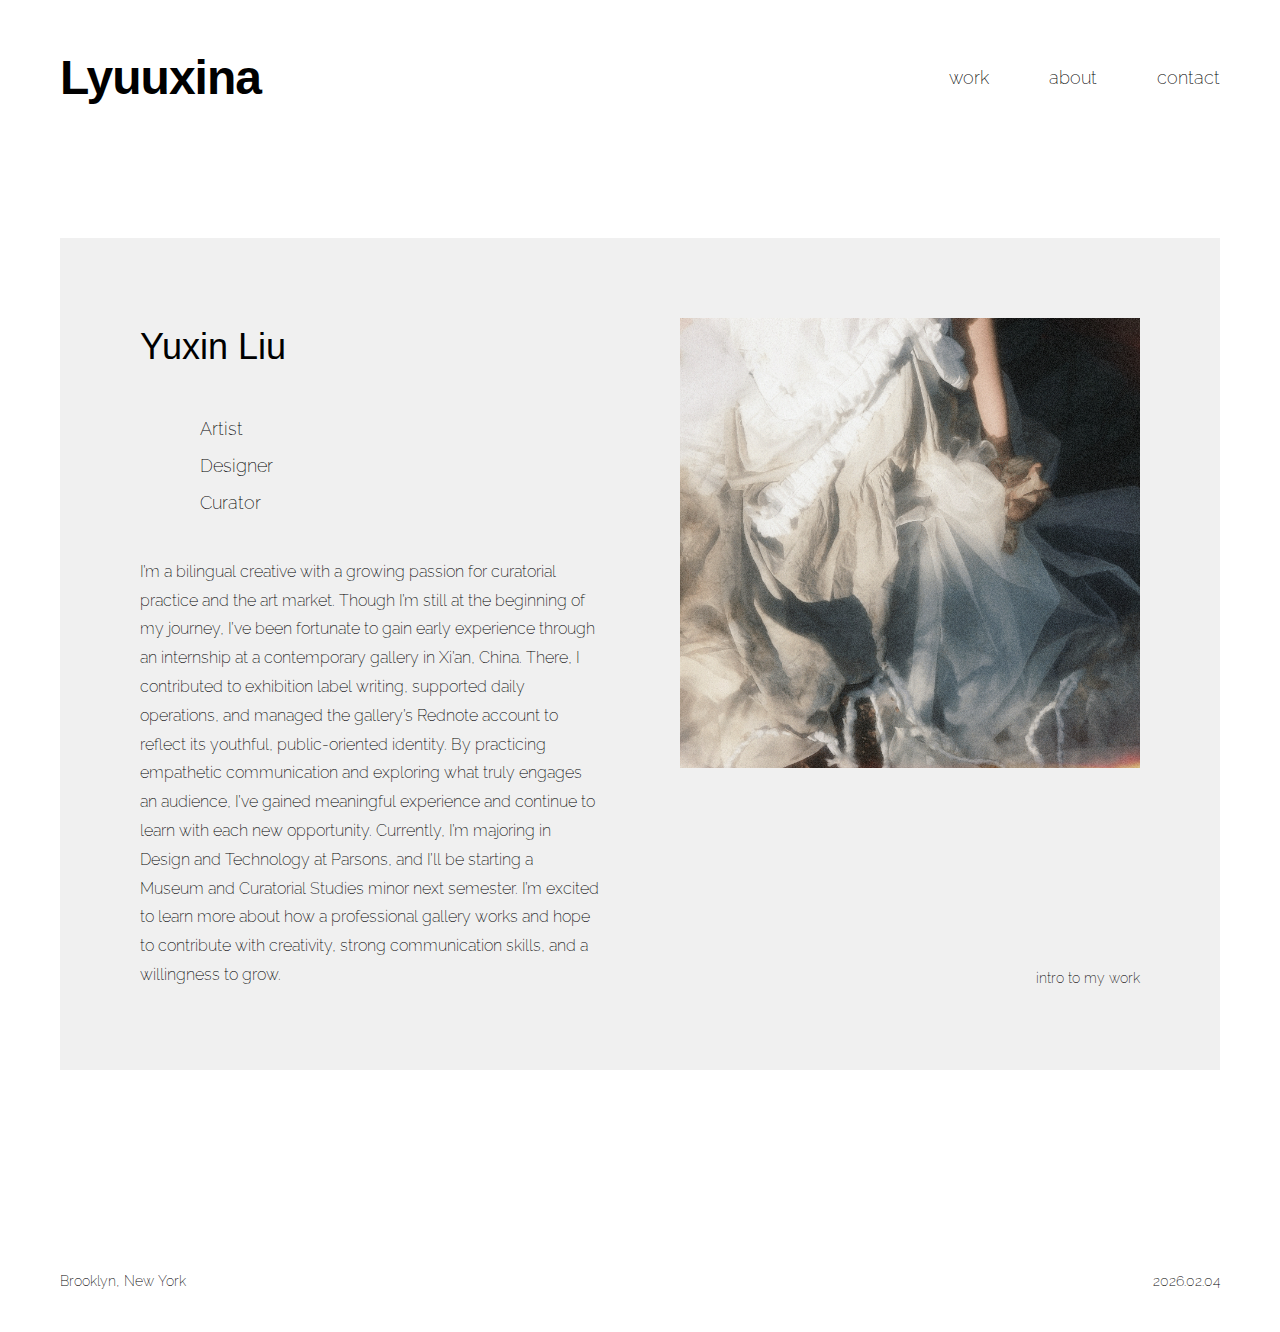
<file: index.html>
<!DOCTYPE html>
<html lang="zh">
<head>
    <meta charset="UTF-8">
    <meta name="viewport" content="width=device-width, initial-scale=1.0">
    <title>Lyuuxina - Yuxin Liu Portfolio</title>
    <link rel="stylesheet" href="styles.css">
</head>
<body>
    <!-- Header -->
    <header class="main-header">
        <div class="container">
            <h1 class="logo"><a href="index.html">Lyuuxina</a></h1>
            <nav class="main-nav">
                <ul>
                    <li><a href="work1.html">work</a></li>
                    <li><a href="about.html">about</a></li>
                    <li><a href="contact.html">contact</a></li>
                </ul>
            </nav>
        </div>
    </header>

    <!-- Main Content -->
    <main class="home-content">
        <div class="container">
            <section class="hero-section">
                <!-- Left Side: Personal Info -->
                <div class="personal-info">
                    <h2 class="name">Yuxin Liu</h2>
                    <div class="roles">
                        <p>Artist</p>
                        <p>Designer</p>
                        <p>Curator</p>
                    </div>
                    <div class="intro-text">
                        <p> I’m a bilingual creative with a growing passion for curatorial practice and the art market. Though I’m still at the beginning of my journey, I’ve been fortunate to gain early experience through an internship at a contemporary gallery in Xi’an, China. There, I contributed to exhibition label writing, supported daily operations, and managed the gallery’s Rednote account to reflect its youthful, public-oriented identity. By practicing empathetic communication and exploring what truly engages an audience, I’ve gained meaningful experience and continue to learn with each new opportunity. Currently, I’m majoring in Design and Technology at Parsons, and I’ll be starting a Museum and Curatorial Studies minor next semester. I’m excited to learn more about how a professional gallery works and hope to contribute with creativity, strong communication skills, and a willingness to grow.</p>
                    </div>
                </div>

                <!-- Right Side: Featured Work Image -->
                <div class="featured-work">
                    <div class="work-image-placeholder">
                     <img src="images/hero-image.jpg" alt="main1">
                       </div>
                    <p class="work-caption">intro to my work</p>
                </div>
            </section>
        </div>
    </main>

    <!-- Footer -->
    <footer class="main-footer">
        <div class="container">
            <p class="location">Brooklyn, New York</p>
            <div class="contact-numbers">
                <span>2026.02.04</span>
            </div>
        </div>
    </footer>
</body>
</html>
</file>
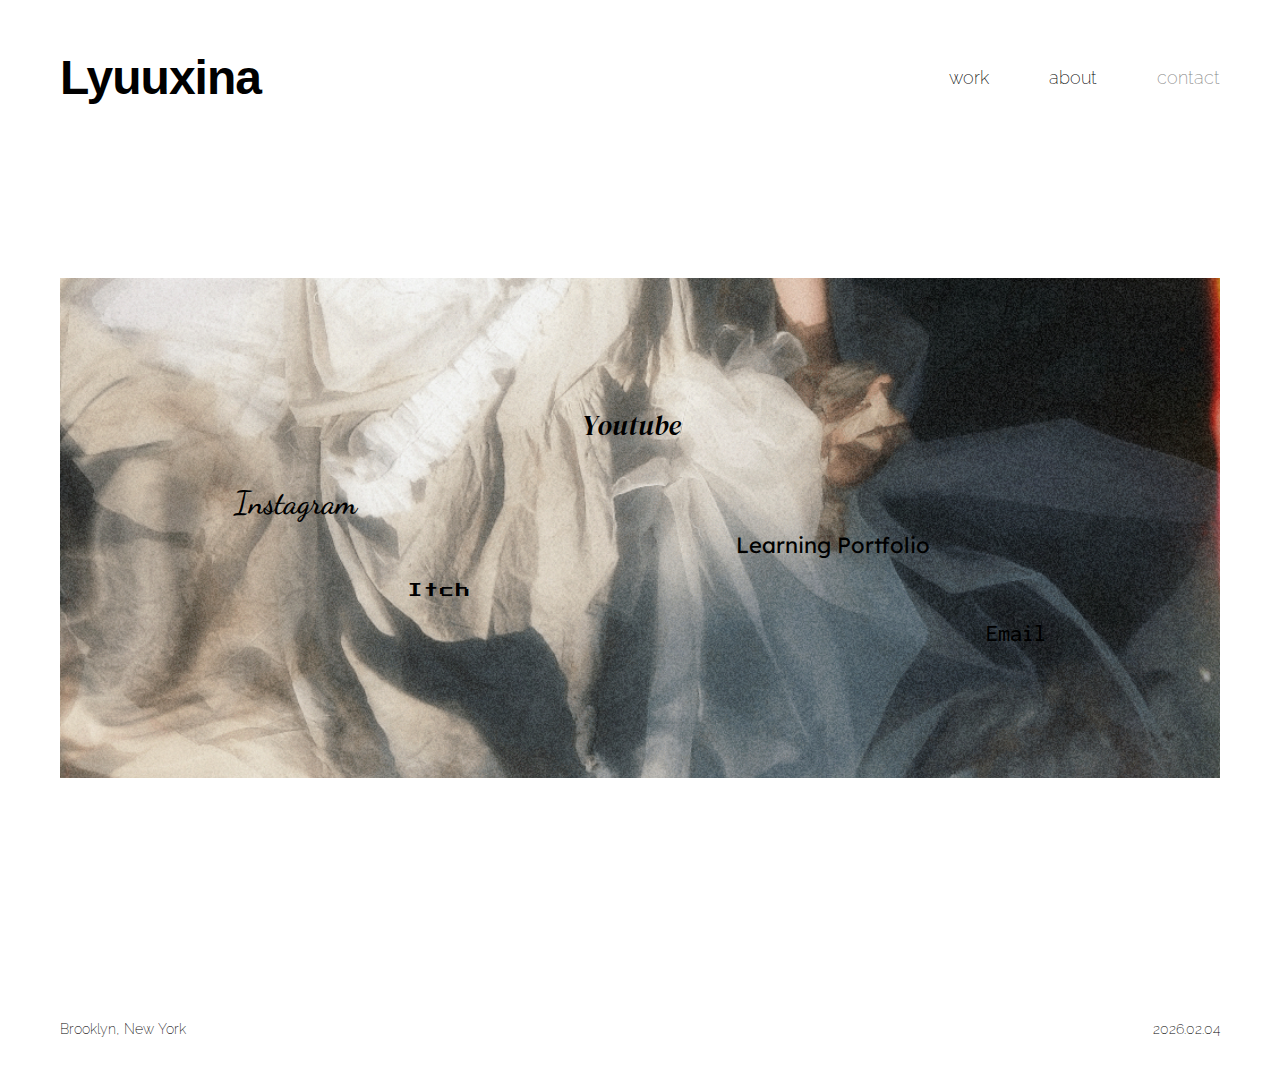
<file: contact.html>
<!DOCTYPE html>
<html lang="zh">
<head>
    <meta charset="UTF-8">
    <meta name="viewport" content="width=device-width, initial-scale=1.0">
    <title>Contact - Lyuuxina</title>
    <link rel="stylesheet" href="styles.css">
</head>
<body>
    <!-- Header -->
    <header class="main-header">
        <div class="container">
            <h1 class="logo"><a href="index.html">Lyuuxina</a></h1>
            <nav class="main-nav">
                <ul>
                    <li><a href="work1.html">work</a></li>
                    <li><a href="about.html">about</a></li>
                    <li><a href="contact.html" class="active">contact</a></li>
                </ul>
            </nav>
        </div>
    </header>

    <!-- Main Content -->
    <main class="contact-content">
        <div class="container">
            <section class="contact-links">
                <!-- Social Media Links Scattered Layout -->
                <a href="#" class="contact-link link-instagram">Instagram</a>
                <a href="#" class="contact-link link-youtube">Youtube</a>
                <a href="#" class="contact-link link-itch">Itch</a>
                <a href="#" class="contact-link link-portfolio">Learning Portfolio</a>
                <a href="#" class="contact-link link-email">Email</a>
            </section>
        </div>
    </main>

    <!-- Footer -->
    <footer class="main-footer">
        <div class="container">
            <p class="location">Brooklyn, New York</p>
            <div class="contact-numbers">
                <span>2026.02.04</span>
            </div>
        </div>
    </footer>
</body>
</html>
</file>
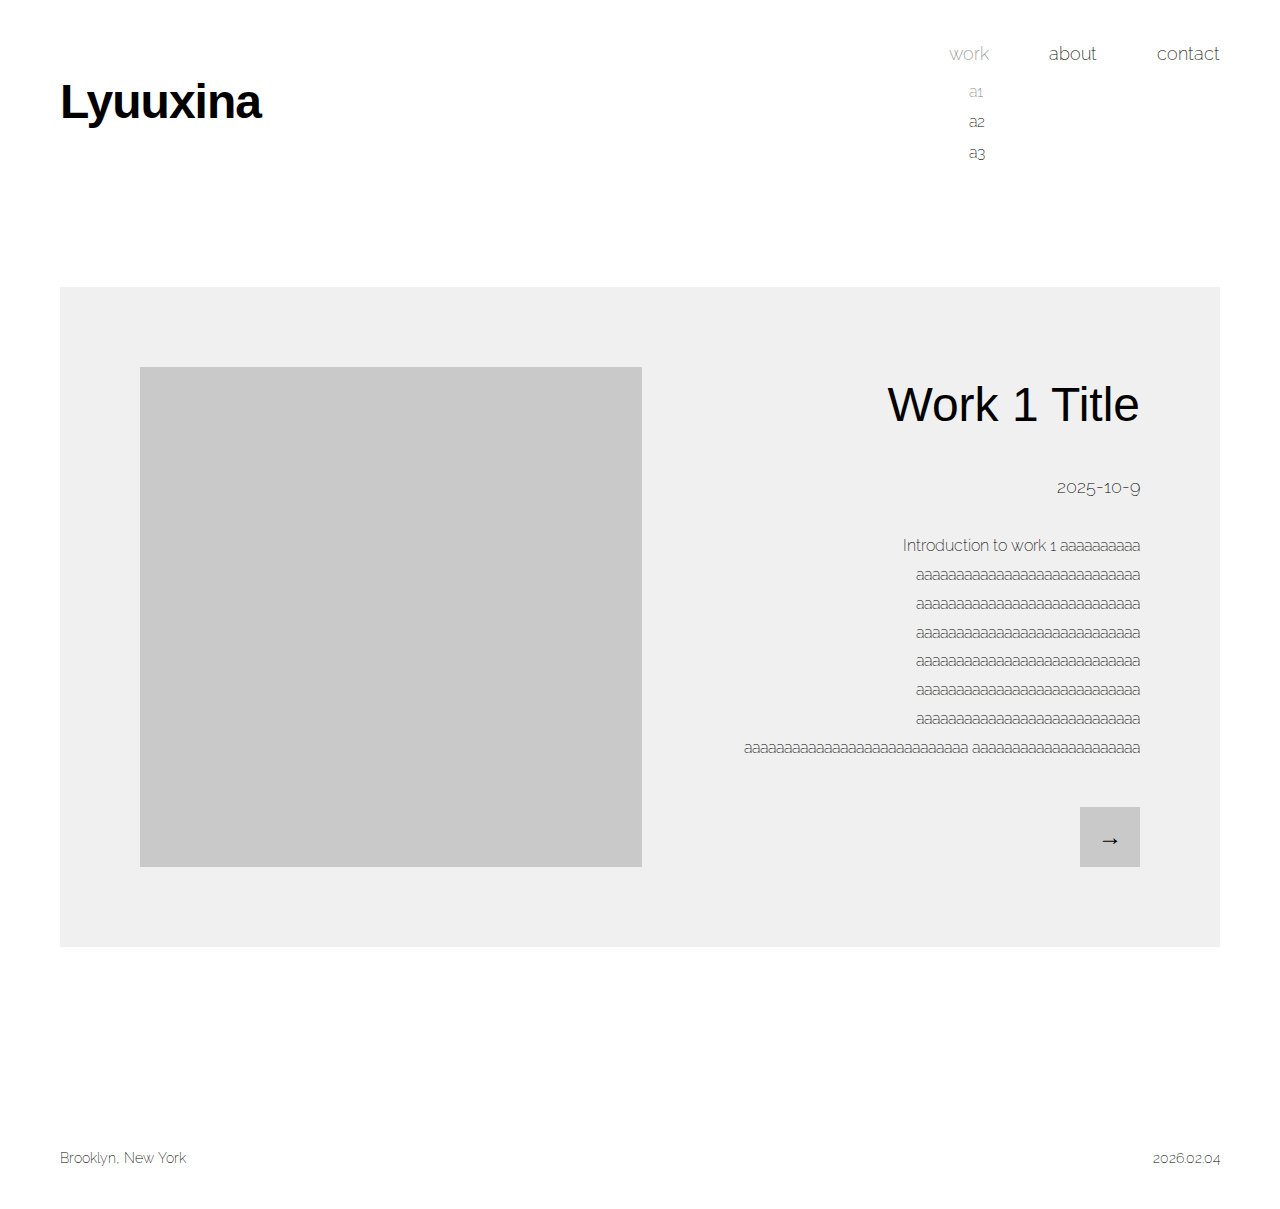
<file: work.html>
<!DOCTYPE html>
<html lang="zh">
<head>
    <meta charset="UTF-8">
    <meta http-equiv="refresh" content="0; url=work1.html">
    <meta name="viewport" content="width=device-width, initial-scale=1.0">
    <title>Redirecting to Work...</title>
    <script>
        // 立即跳转到 work1.html
        window.location.href = "work1.html";
    </script>
</head>
<body>
    <p>正在跳转到作品页面...</p>
    <p>如果没有自动跳转，请点击 <a href="work1.html">这里</a></p>
</body>
</html>
</file>
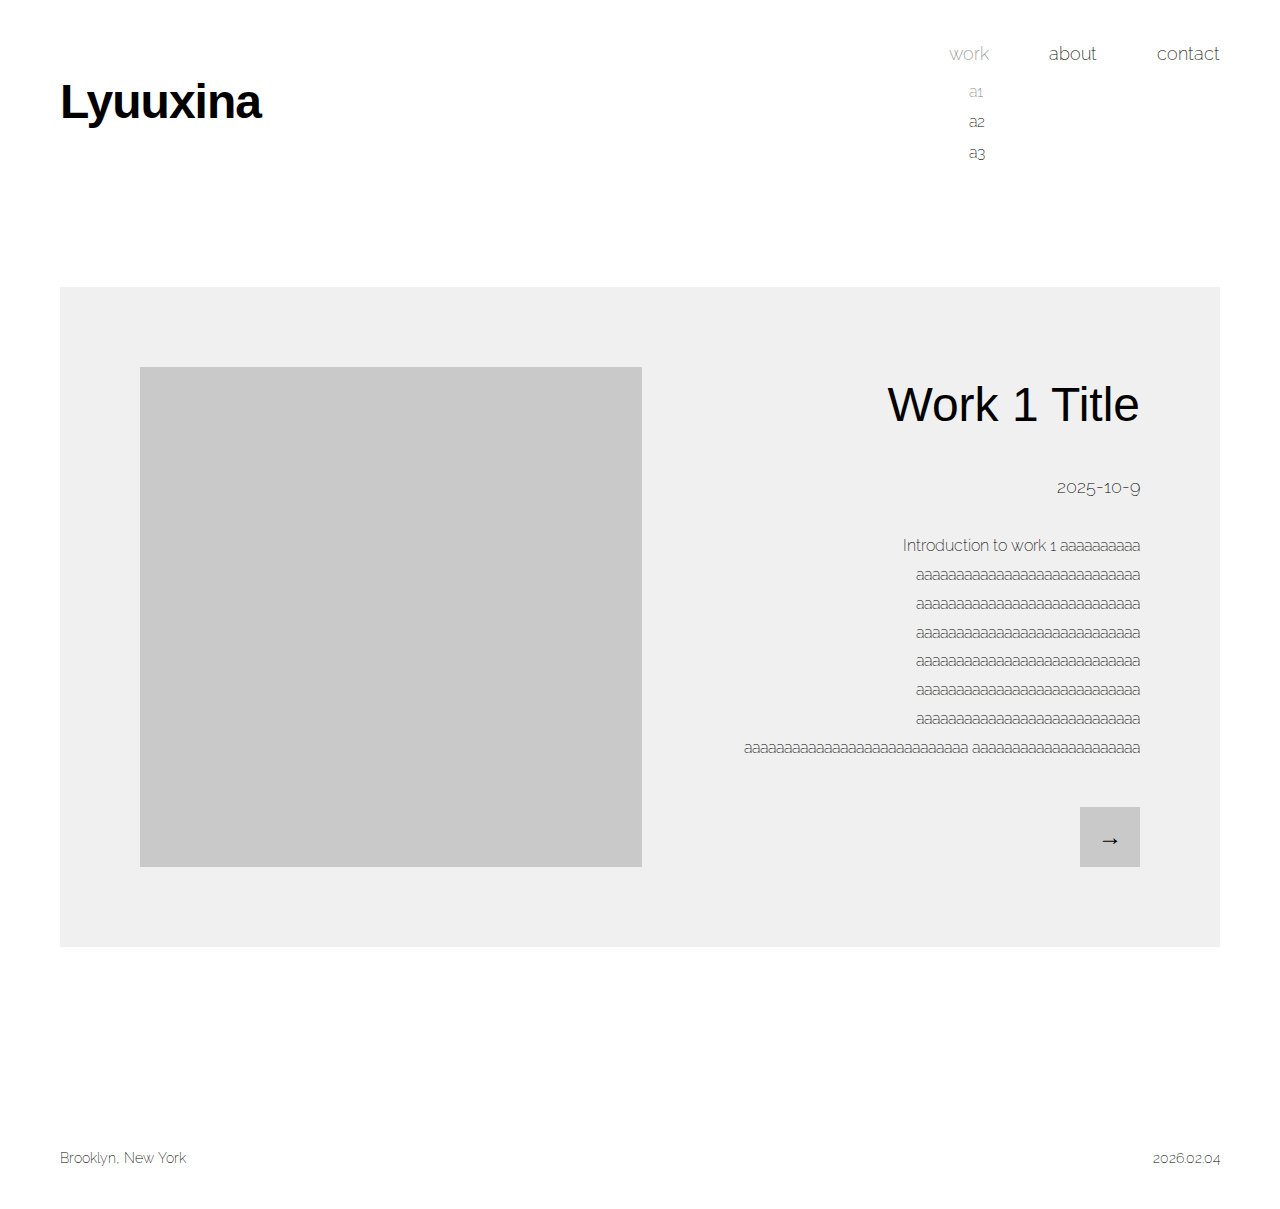
<file: work1.html>
<!DOCTYPE html>
<html lang="zh">
<head>
    <meta charset="UTF-8">
    <meta name="viewport" content="width=device-width, initial-scale=1.0">
    <title>Work 1 - Lyuuxina</title>
    <link rel="stylesheet" href="styles.css">
</head>
<body>
    <!-- Header -->
    <header class="main-header">
        <div class="container">
            <h1 class="logo"><a href="index.html">Lyuuxina</a></h1>
            <nav class="main-nav">
                <div class="nav-item">
                    <a href="work1.html" class="active">work</a>
                    <div class="sub-nav">
                        <a href="work1.html" class="active">a1</a>
                        <a href="work2.html">a2</a>
                        <a href="work3.html">a3</a>
                    </div>
                </div>
                <a href="about.html" class="nav-item">about</a>
                <a href="contact.html" class="nav-item">contact</a>
            </nav>
        </div>
    </header>

    <!-- Main Content -->
    <main class="work-content">
        <div class="container">
            <section class="work-detail">
                <!-- Left Side: Large Image -->
                <div class="work-image-large">
                    <div class="image-placeholder"></div>
                </div>

                <!-- Right Side: Work Info -->
                <div class="work-info">
                    <h2 class="work-title">Work 1 Title</h2>
                    <p class="work-date">2025-10-9</p>
                    <div class="work-description">
                        <p>Introduction to work 1 aaaaaaaaaa aaaaaaaaaaaaaaaaaaaaaaaaaaaa aaaaaaaaaaaaaaaaaaaaaaaaaaaa aaaaaaaaaaaaaaaaaaaaaaaaaaaa aaaaaaaaaaaaaaaaaaaaaaaaaaaa aaaaaaaaaaaaaaaaaaaaaaaaaaaa aaaaaaaaaaaaaaaaaaaaaaaaaaaa aaaaaaaaaaaaaaaaaaaaaaaaaaaa aaaaaaaaaaaaaaaaaaaaa</p>
                    </div>
                    <!-- Navigation Arrows - 只有右箭头 -->
                    <div class="work-navigation">
                        <a href="work2.html" class="nav-arrow next-arrow" title="下一个作品"></a>
                    </div>
                </div>
            </section>
        </div>
    </main>

    <!-- Footer -->
    <footer class="main-footer">
        <div class="container">
            <p class="location">Brooklyn, New York</p>
            <div class="contact-numbers">
                <span>2026.02.04</span>
            </div>
        </div>
    </footer>
</body>
</html>
</file>
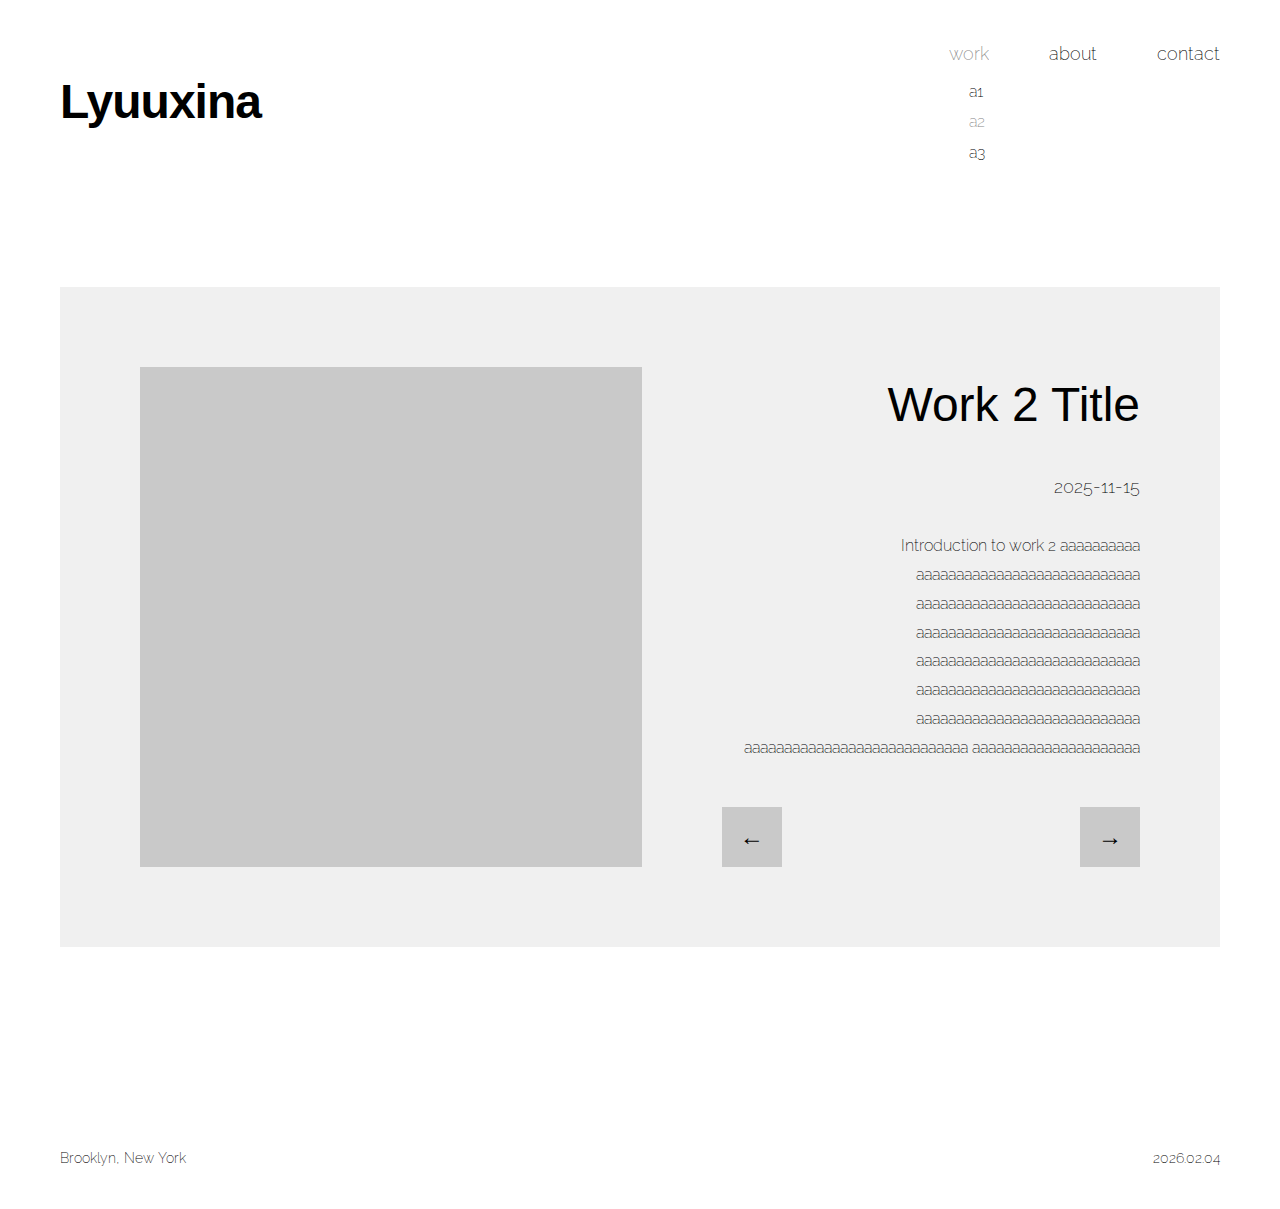
<file: work2.html>
<!DOCTYPE html>
<html lang="zh">
<head>
    <meta charset="UTF-8">
    <meta name="viewport" content="width=device-width, initial-scale=1.0">
    <title>Work 2 - Lyuuxina</title>
    <link rel="stylesheet" href="styles.css">
</head>
<body>
    <!-- Header -->
    <header class="main-header">
        <div class="container">
            <h1 class="logo"><a href="index.html">Lyuuxina</a></h1>
            <nav class="main-nav">
                <div class="nav-item">
                    <a href="work1.html" class="active">work</a>
                    <div class="sub-nav">
                        <a href="work1.html">a1</a>
                        <a href="work2.html" class="active">a2</a>
                        <a href="work3.html">a3</a>
                    </div>
                </div>
                <a href="about.html" class="nav-item">about</a>
                <a href="contact.html" class="nav-item">contact</a>
            </nav>
        </div>
    </header>

    <!-- Main Content -->
    <main class="work-content">
        <div class="container">
            <section class="work-detail">
                <!-- Left Side: Large Image -->
                <div class="work-image-large">
                    <div class="image-placeholder"></div>
                </div>

                <!-- Right Side: Work Info -->
                <div class="work-info">
                    <h2 class="work-title">Work 2 Title</h2>
                    <p class="work-date">2025-11-15</p>
                    <div class="work-description">
                        <p>Introduction to work 2 aaaaaaaaaa aaaaaaaaaaaaaaaaaaaaaaaaaaaa aaaaaaaaaaaaaaaaaaaaaaaaaaaa aaaaaaaaaaaaaaaaaaaaaaaaaaaa aaaaaaaaaaaaaaaaaaaaaaaaaaaa aaaaaaaaaaaaaaaaaaaaaaaaaaaa aaaaaaaaaaaaaaaaaaaaaaaaaaaa aaaaaaaaaaaaaaaaaaaaaaaaaaaa aaaaaaaaaaaaaaaaaaaaa</p>
                    </div>
                    <!-- Navigation Arrows - 左右两个箭头 -->
                    <div class="work-navigation">
                        <a href="work1.html" class="nav-arrow prev-arrow" title="上一个作品"></a>
                        <a href="work3.html" class="nav-arrow next-arrow" title="下一个作品"></a>
                    </div>
                </div>
            </section>
        </div>
    </main>

    <!-- Footer -->
    <footer class="main-footer">
        <div class="container">
            <p class="location">Brooklyn, New York</p>
            <div class="contact-numbers">
                <span>2026.02.04</span>
            </div>
        </div>
    </footer>
</body>
</html>
</file>
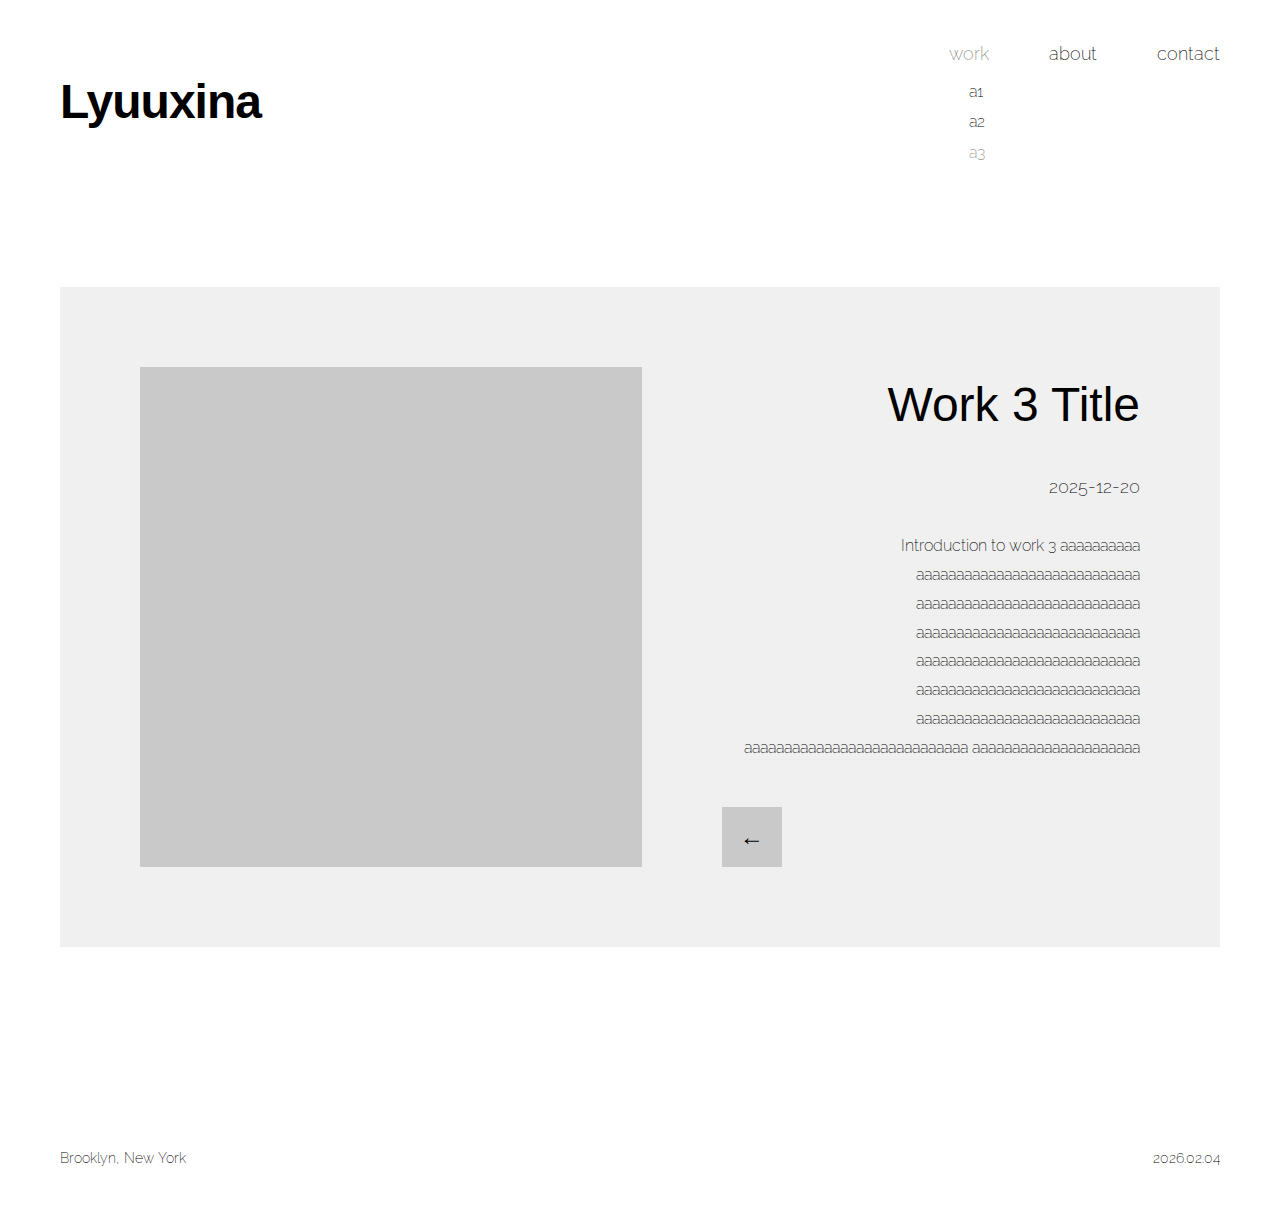
<file: work3.html>
<!DOCTYPE html>
<html lang="zh">
<head>
    <meta charset="UTF-8">
    <meta name="viewport" content="width=device-width, initial-scale=1.0">
    <title>Work 3 - Lyuuxina</title>
    <link rel="stylesheet" href="styles.css">
</head>
<body>
    <!-- Header -->
    <header class="main-header">
        <div class="container">
            <h1 class="logo"><a href="index.html">Lyuuxina</a></h1>
            <nav class="main-nav">
                <div class="nav-item">
                    <a href="work1.html" class="active">work</a>
                    <div class="sub-nav">
                        <a href="work1.html">a1</a>
                        <a href="work2.html">a2</a>
                        <a href="work3.html" class="active">a3</a>
                    </div>
                </div>
                <a href="about.html" class="nav-item">about</a>
                <a href="contact.html" class="nav-item">contact</a>
            </nav>
        </div>
    </header>

    <!-- Main Content -->
    <main class="work-content">
        <div class="container">
            <section class="work-detail">
                <!-- Left Side: Large Image -->
                <div class="work-image-large">
                    <div class="image-placeholder"></div>
                </div>

                <!-- Right Side: Work Info -->
                <div class="work-info">
                    <h2 class="work-title">Work 3 Title</h2>
                    <p class="work-date">2025-12-20</p>
                    <div class="work-description">
                        <p>Introduction to work 3 aaaaaaaaaa aaaaaaaaaaaaaaaaaaaaaaaaaaaa aaaaaaaaaaaaaaaaaaaaaaaaaaaa aaaaaaaaaaaaaaaaaaaaaaaaaaaa aaaaaaaaaaaaaaaaaaaaaaaaaaaa aaaaaaaaaaaaaaaaaaaaaaaaaaaa aaaaaaaaaaaaaaaaaaaaaaaaaaaa aaaaaaaaaaaaaaaaaaaaaaaaaaaa aaaaaaaaaaaaaaaaaaaaa</p>
                    </div>
                    <!-- Navigation Arrows - 只有左箭头 -->
                    <div class="work-navigation">
                        <a href="work2.html" class="nav-arrow prev-arrow" title="上一个作品"></a>
                    </div>
                </div>
            </section>
        </div>
    </main>

    <!-- Footer -->
    <footer class="main-footer">
        <div class="container">
            <p class="location">Brooklyn, New York</p>
            <div class="contact-numbers">
                <span>2026.02.04</span>
            </div>
        </div>
    </footer>
</body>
</html>
</file>
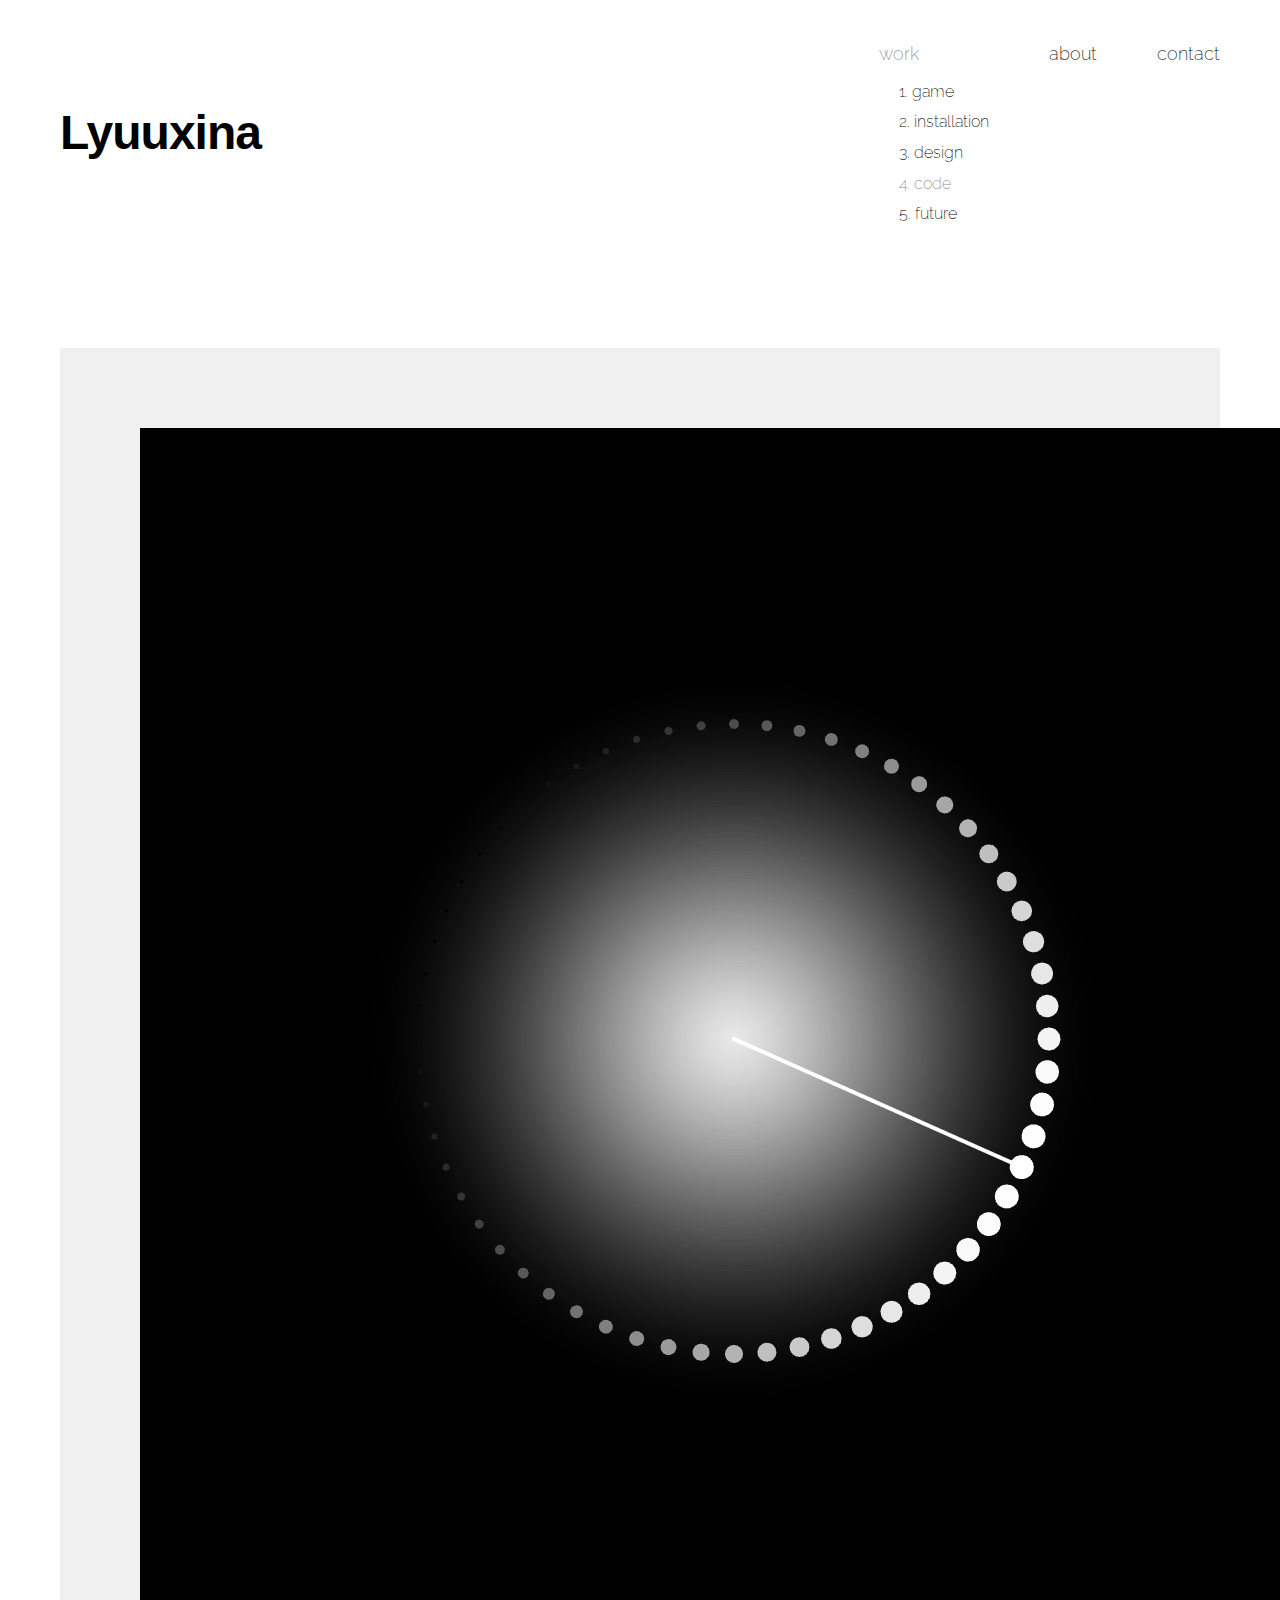
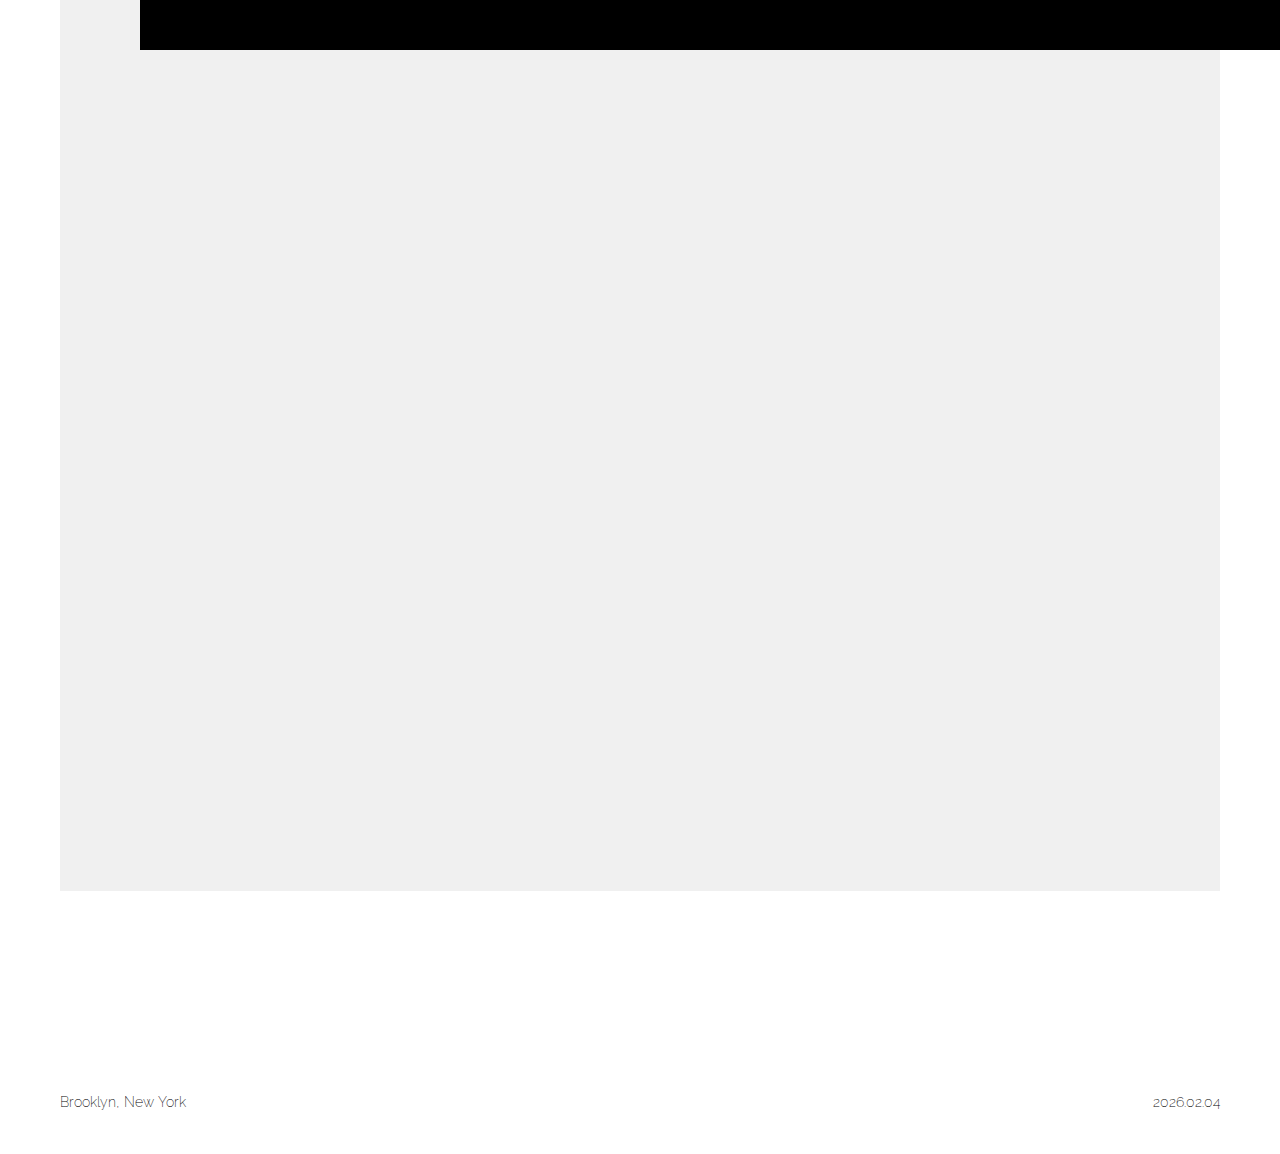
<file: work4.html>
<!DOCTYPE html>
<html lang="zh">
<head>
    <meta charset="UTF-8">
    <meta name="viewport" content="width=device-width, initial-scale=1.0">
    <title>Work 4 - Lyuuxina</title>
    <link rel="stylesheet" href="styles.css">
</head>
<body>
    <!-- Header -->
    <header class="main-header">
        <div class="container">
            <h1 class="logo"><a href="index.html">Lyuuxina</a></h1>
            <nav class="main-nav">
                <ul>
                    <li class="active-nav">
                        <a href="work1.html" class="active">work</a>
                        <div class="sub-nav">
                            <a href="work1.html">1. game</a>
                            <a href="work2.html">2. installation</a>
                            <a href="work3.html">3. design</a>
                            <a href="work4.html" class="active">4. code</a>
                            <a href="work5.html">5. future</a>
                        </div>
                    </li>
                    <li><a href="about.html">about</a></li>
                    <li><a href="contact.html">contact</a></li>
                </ul>
            </nav>
        </div>
    </header>

    <!-- Main Content -->
    <main class="work-content">
        <div class="container">
            <section class="work-detail">
                <!-- Left Side: Large Image -->
                <div class="work-image-large">
                    <div class="image-placeholder work4-image">
                        <a href="https://lyuuxina.com/Windex" class="work-image-link">
                            <img src="images/work4.png" alt="Work 4">
                        </a>
                    </div>
                </div>

                <!-- Right Side: Work Info -->
                <div class="work-info">
                    <h2 class="work-title">Seen Tide till Time</h2>
                    <p class="work-date">2025-09-20</p>
                    <div class="work-description">
                        <p>A temporal art piece from my CC Lab archive, realized in p5.js. This work probes the paradox of the present moment through interactive chromatic interaction—as your cursor traverses the canvas, the visual field oscillates between absolute black and absolute white, each movement a meditation on time's relentless current. The piece asks: where does the now actually dwell? Between light and void, between what has already become memory and what remains perpetually deferred, the moment itself is elusive, forever slipping through consciousness's grasp. Time marches forward without hesitation, yet we desperately search for a fixed foothold in its stream. This work invites contemplation on whether we can ever truly inhabit the present, or if we are condemned to perpetually chase its shadow. Click the image to explore further.</p>
                    </div>
                    <!-- Navigation Arrows -->
                    <div class="work-navigation">
                        <a href="work3.html" class="nav-arrow prev-arrow" title="上一个作品"></a>
                        <a href="work5.html" class="nav-arrow next-arrow" title="下一个作品"></a>
                    </div>
                </div>
            </section>
        </div>
    </main>

    <!-- Footer -->
    <footer class="main-footer">
        <div class="container">
            <p class="location">Brooklyn, New York</p>
            <div class="contact-numbers">
                <span>2026.02.04</span>
            </div>
        </div>
    </footer>
</body>
</html>
</file>
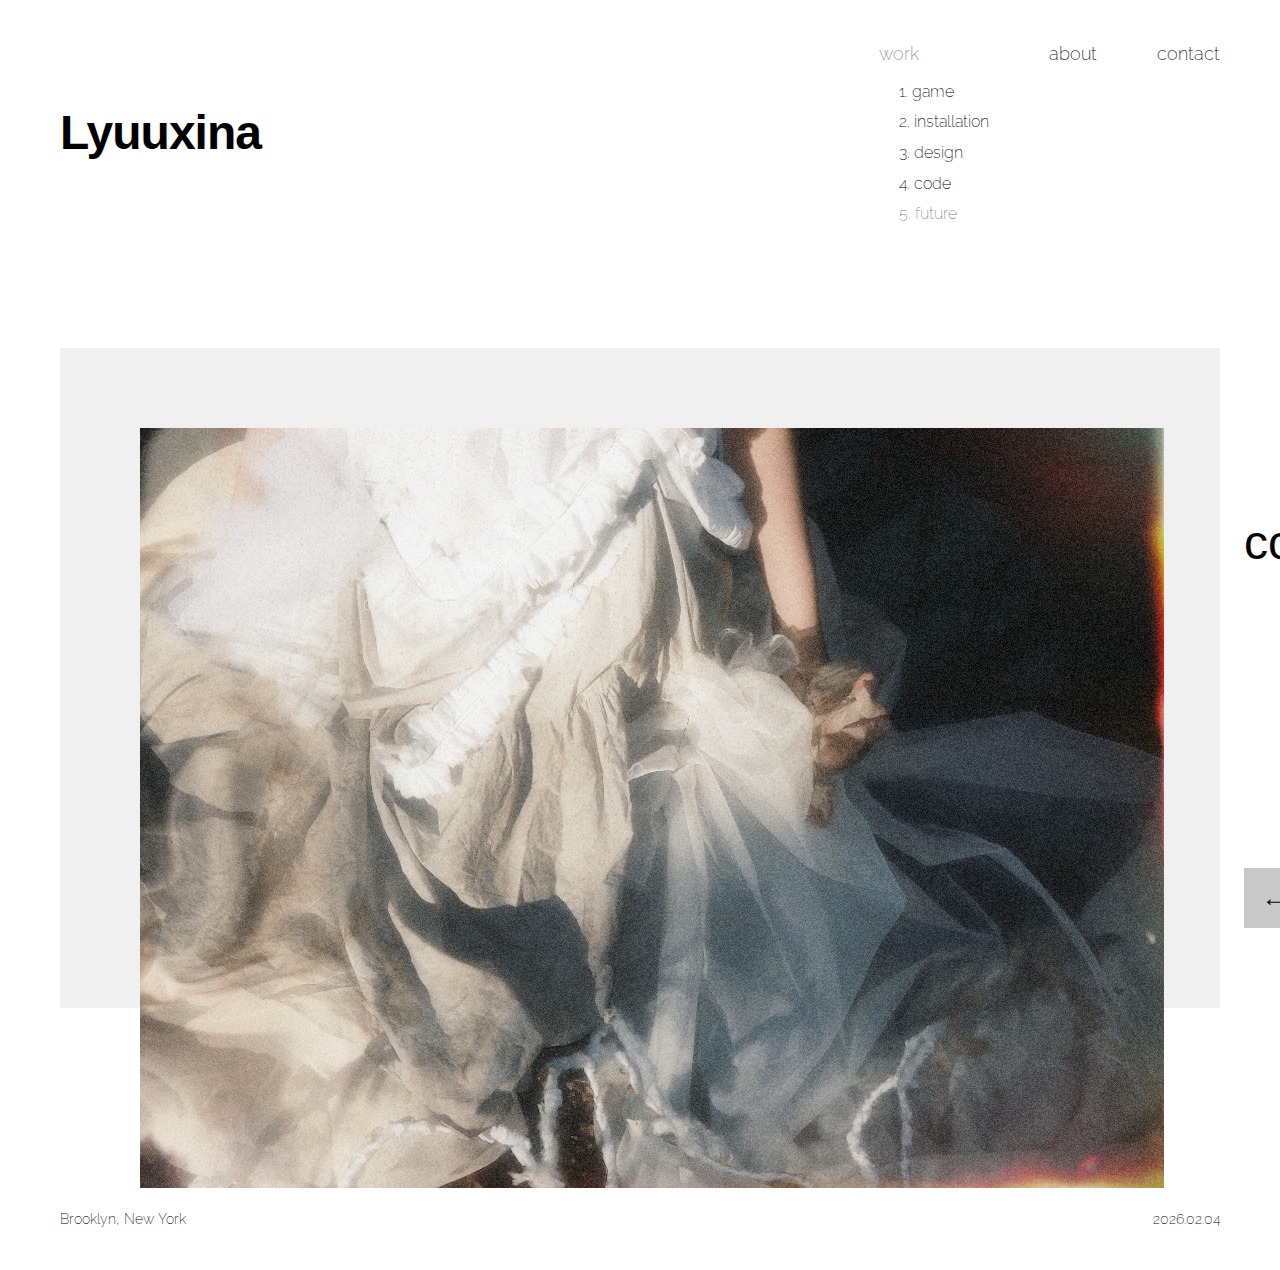
<file: work5.html>
<!DOCTYPE html>
<html lang="zh">
<head>
    <meta charset="UTF-8">
    <meta name="viewport" content="width=device-width, initial-scale=1.0">
    <title>Work 5 - Lyuuxina</title>
    <link rel="stylesheet" href="styles.css">
</head>
<body>
    <!-- Header -->
    <header class="main-header">
        <div class="container">
            <h1 class="logo"><a href="index.html">Lyuuxina</a></h1>
            <nav class="main-nav">
                <ul>
                    <li class="active-nav">
                        <a href="work1.html" class="active">work</a>
                        <div class="sub-nav">
                            <a href="work1.html">1. game</a>
                            <a href="work2.html">2. installation</a>
                            <a href="work3.html">3. design</a>
                            <a href="work4.html">4. code</a>
                            <a href="work5.html" class="active">5. future</a>
                        </div>
                    </li>
                    <li><a href="about.html">about</a></li>
                    <li><a href="contact.html">contact</a></li>
                </ul>
            </nav>
        </div>
    </header>

    <!-- Main Content -->
    <main class="work-content">
        <div class="container">
            <section class="work-detail">
                <!-- Left Side: Large Image -->
                <div class="work-image-large">
                    <div class="image-placeholder work5-image">
                        <a href="#" class="work-image-link">
                            <img src="images/hero-image.jpg" alt="Work 5">
                        </a>
                    </div>
                </div>

                <!-- Right Side: Work Info -->
                <div class="work-info">
                    <h2 class="work-title">to be continue</h2>
                    <div class="work-description">
                        <p>stay tuned.</p>
                    </div>
                    <!-- Navigation Arrows -->
                    <div class="work-navigation">
                        <a href="work4.html" class="nav-arrow prev-arrow" title="上一个作品"></a>
                    </div>
                </div>
            </section>
        </div>
    </main>

    <!-- Footer -->
    <footer class="main-footer">
        <div class="container">
            <p class="location">Brooklyn, New York</p>
            <div class="contact-numbers">
                <span>2026.02.04</span>
            </div>
        </div>
    </footer>
</body>
</html>
</file>
<file: styles.css>
/* ==================== */
/* GOOGLE FONTS */
/* ==================== */

@import url('https://fonts.googleapis.com/css2?family=Raleway:wght@200;300;400&family=Inconsolata:wght@400;500;600&family=Dancing+Script:wght@400;500;600;700&family=DM+Serif+Display:ital@0;1&family=Lexend+Deca:wght@300;400;500&family=Press+Start+2P&display=swap');

/* ==================== */
/* CSS RESET & BASE */
/* ==================== */

* {
    margin: 0;
    padding: 0;
    box-sizing: border-box;
}

body {
    font-family: 'Raleway', -apple-system, BlinkMacSystemFont, 'Segoe UI', Arial, sans-serif;
    font-weight: 200;
    line-height: 1.6;
    color: #000;
    background-color: #fff;
}

a {
    text-decoration: none;
    color: inherit;
}

ul {
    list-style: none;
}

/* ==================== */
/* LAYOUT UTILITIES */
/* ==================== */

.container {
    max-width: 1400px;
    margin: 0 auto;
    padding: 0 60px;
}

/* 标题使用系统默认字体 */
h1, h2, h3, h4, h5, h6,
.logo,
.name,
.work-title {
    font-family: -apple-system, BlinkMacSystemFont, 'Segoe UI', Arial, sans-serif;
}

/* ==================== */
/* HEADER */
/* ==================== */

.main-header {
    padding: 40px 0;
    border-bottom: 1px solid transparent;
}

.main-header .container {
    display: flex;
    justify-content: space-between;
    align-items: center;
}

.logo {
    font-size: 48px;
    font-weight: 700;
    letter-spacing: -1px;
}

.logo a:hover {
    opacity: 0.7;
}

.main-nav ul {
    display: flex;
    gap: 60px;
    font-size: 18px;
}

.main-nav {
    display: flex;
    gap: 60px;
    font-size: 18px;
}

.nav-item {
    position: relative;
}

.main-nav a {
    transition: opacity 0.3s ease;
    display: block;
}

.main-nav a:hover,
.main-nav a.active {
    opacity: 0.5;
}

.sub-nav {
    display: flex;
    flex-direction: column;
    gap: 5px;
    margin-top: 10px;
    padding-left: 20px;
    font-size: 16px;
}

/* ==================== */
/* FOOTER */
/* ==================== */

.main-footer {
    padding: 40px 0;
    margin-top: 80px;
}

.main-footer .container {
    display: flex;
    justify-content: space-between;
    align-items: center;
    font-size: 14px;
}

.contact-numbers {
    display: flex;
    gap: 30px;
}

/* ==================== */
/* HOME PAGE */
/* ==================== */

.home-content {
    padding: 80px 0;
}

.hero-section {
    display: grid;
    grid-template-columns: 1fr 1fr;
    gap: 80px;
    background-color: #f0f0f0;
    padding: 80px;
    min-height: 600px;
}

.personal-info {
    display: flex;
    flex-direction: column;
    gap: 40px;
}

.personal-info .name {
    font-size: 36px;
    font-weight: 400;
}

.roles {
    display: flex;
    flex-direction: column;
    gap: 8px;
    font-size: 18px;
    padding-left: 60px;
}

.intro-text {
    font-size: 16px;
    line-height: 1.8;
    max-width: 500px;
}

.featured-work {
    display: flex;
    flex-direction: column;
    justify-content: space-between;
}

.work-image-placeholder {
    background-color: #c9c9c9;
    width: 100%;
    height: 450px;
    overflow: hidden;
}

.work-image-placeholder img {
    width: 100%;
    height: 100%;
    object-fit: cover;
    display: block;
}

.work-caption {
    text-align: right;
    font-size: 14px;
    margin-top: 20px;
}

/* ==================== */
/* WORK PAGE */
/* ==================== */

.work-content {
    padding: 80px 0;
}

.work-detail {
    display: grid;
    grid-template-columns: 1.2fr 1fr;
    gap: 80px;
    background-color: #f0f0f0;
    padding: 80px;
    min-height: 600px;
}

.work-image-large .image-placeholder {
    background-color: #c9c9c9;
    width: 100%;
    height: 500px;
}

.work-info {
    display: flex;
    flex-direction: column;
    gap: 30px;
}

.work-title {
    font-size: 48px;
    font-weight: 400;
    text-align: right;
}

.work-date {
    font-size: 18px;
    text-align: right;
}

.work-description {
    font-size: 16px;
    line-height: 1.8;
    text-align: right;
}

.work-navigation {
    display: flex;
    justify-content: space-between;
    gap: 20px;
    margin-top: auto;
}

/* 当只有一个箭头时 */
.work-navigation:has(.prev-arrow:only-child) {
    justify-content: flex-start;
}

.work-navigation:has(.next-arrow:only-child) {
    justify-content: flex-end;
}

.nav-arrow {
    width: 60px;
    height: 60px;
    background-color: #c9c9c9;
    border: none;
    cursor: pointer;
    transition: opacity 0.3s ease;
    position: relative;
    text-decoration: none;
    display: block;
}

.nav-arrow:hover {
    opacity: 0.7;
}

/* 左箭头 */
.prev-arrow::before {
    content: '←';
    position: absolute;
    top: 50%;
    left: 50%;
    transform: translate(-50%, -50%);
    font-size: 24px;
    color: #000;
}

/* 右箭头样式 */
.next-arrow::after {
    content: '→';
    position: absolute;
    top: 50%;
    left: 50%;
    transform: translate(-50%, -50%);
    font-size: 24px;
    color: #000;
}


/* ABOUT PAGE - RESUME LAYOUT */

.about-page {
    padding: 40px 0;
}

.about-container {
    max-width: 1600px;
    margin: 0 auto;
    padding: 0 60px;
    display: grid;
    grid-template-columns: 300px 1fr;
    gap: 80px;
}

/* Left Side: Images */
.about-images {
    display: flex;
    flex-direction: column;
    gap: 20px;
    position: sticky;
    top: 40px;
    height: fit-content;
    align-items: flex-start;
}

.about-image-item .image-placeholder {
    background-color: #c9c9c9;
    width: 20%;
}

.about-image-item.portrait .image-placeholder {
    aspect-ratio: auto;
}



.about-image-item .image-placeholder.dark {
    background-color: #3a3a3a;
}

/* Right Side: Content */
.about-content-main {
    position: relative;
    padding-bottom: 80px;
}

/* Resume Sections */
.resume-section {
    margin-bottom: 60px;
    scroll-margin-top: 100px;
}

.section-label {
    font-size: 14px;
    font-weight: 600;
    letter-spacing: 2px;
    margin-bottom: 30px;
    color: #000;
}

.name-title {
    font-size: 32px;
    font-weight: 400;
    margin-bottom: 8px;
}

.birth-date {
    font-size: 16px;
    color: #666;
    margin-bottom: 30px;
}

.bio-text {
    font-size: 16px;
    line-height: 1.8;
    margin-bottom: 20px;
    max-width: 800px;
}

.subsection-title {
    font-size: 18px;
    font-weight: 600;
    margin-top: 30px;
    margin-bottom: 15px;
}

.skills-list {
    list-style: none;
    padding-left: 0;
}

.skills-list li {
    font-size: 16px;
    line-height: 1.8;
    padding-left: 20px;
    position: relative;
    margin-bottom: 8px;
}

.skills-list li::before {
    content: "•";
    position: absolute;
    left: 0;
}

/* Education Items */
.edu-item {
    margin-bottom: 15px;
    display: flex;
    gap: 20px;
}

.edu-item .date {
    font-weight: 500;
    min-width: 100px;
}

.edu-item .detail {
    flex: 1;
}

/* Experience Items */
.exp-item {
    margin-bottom: 35px;
}

.exp-header {
    margin-bottom: 10px;
    display: flex;
    flex-wrap: wrap;
    gap: 10px;
    align-items: baseline;
}

.exp-header strong {
    font-weight: 600;
}

.exp-org {
    color: #666;
}

.exp-date {
    margin-left: auto;
    color: #999;
    font-size: 14px;
}

.exp-details {
    list-style: none;
    padding-left: 0;
    margin-top: 10px;
}

.exp-details li {
    font-size: 16px;
    line-height: 1.8;
    padding-left: 20px;
    position: relative;
    margin-bottom: 6px;
}

.exp-details li::before {
    content: "•";
    position: absolute;
    left: 0;
}

/* Award Items */
.award-item {
    margin-bottom: 15px;
    display: flex;
    gap: 20px;
}

.award-year {
    font-weight: 500;
    min-width: 60px;
}

.award-detail {
    flex: 1;
}

/* Responsive */
@media (max-width: 1200px) {
    .about-container {
        grid-template-columns: 300px 1fr;
        gap: 60px;
    }
    
    .about-side-nav {
        right: 40px;
    }
}

@media (max-width: 1024px) {
    .about-container {
        grid-template-columns: 1fr;
        padding: 0 40px;
    }
    
    .about-images {
        position: static;
        flex-direction: row;
        gap: 20px;
    }
    
    .about-image-item.portrait .image-placeholder {
        height: 400px;
    }
    
    .about-image-item.landscape .image-placeholder {
        height: 250px;
    }
    
    .about-side-nav {
        position: static;
        flex-direction: row;
        margin-bottom: 40px;
        gap: 30px;
    }
}

@media (max-width: 768px) {
    .about-container {
        padding: 0 20px;
    }
    
    .about-images {
        flex-direction: column;
    }
    
    .about-side-nav {
        flex-direction: column;
        gap: 15px;
    }
    
    .exp-header {
        flex-direction: column;
        gap: 5px;
    }
    
    .exp-date {
        margin-left: 0;
    }
}

/* ==================== */
/* CONTACT PAGE */
/* ==================== */

.contact-content {
    padding: 120px 0;
    min-height: 600px;
}

.contact-links {
    background-color: #f0f0f0;  
    padding: 100px;
    min-height: 500px;
    position: relative;
    
    background-image: url('images/hero-image.jpg');
    background-size: cover;         
    background-position: center;    
    background-repeat: no-repeat;    
}
.contact-link {
    position: absolute;
    font-size: 18px;
    transition: opacity 0.3s ease;
}

.contact-link:hover {
    opacity: 0.5;
    text-decoration: underline;
}

/* Scattered positioning for contact links */
.link-instagram {
    top: 40%;
    left: 15%;
    font-family: 'Dancing Script', cursive;
    font-size: 32px;
    font-weight: 600;
}

.link-youtube {
    top: 25%;
    left: 45%;
    font-family: 'DM Serif Display', serif;
    font-size: 28px;
    font-style: italic;
}

.link-itch {
    bottom: 35%;
    left: 30%;
    font-family: 'Press Start 2P', cursive;
    font-size: 14px;
    letter-spacing: 2px;
}

.link-portfolio {
    top: 50%;
    right: 25%;
    font-family: 'Lexend Deca', sans-serif;
    font-size: 22px;
    font-weight: 400;
}

.link-email {
    bottom: 25%;
    right: 15%;
    font-family: 'Inconsolata', monospace;
    font-size: 24px;
    font-weight: 500;
}

/* ==================== */
/* RESPONSIVE DESIGN */
/* ==================== */

@media (max-width: 1024px) {
    .container {
        padding: 0 40px;
    }
    
    .hero-section,
    .work-detail {
        grid-template-columns: 1fr;
        gap: 60px;
        padding: 60px;
    }
    
    .work-info {
        text-align: left;
    }
    
    .work-title,
    .work-date,
    .work-description {
        text-align: left;
    }
    
    .work-navigation {
        justify-content: flex-start;
    }
    
    /* About page responsive */
    .about-container {
        grid-template-columns: 1fr;
        padding: 0 40px;
    }
    
    .about-images {
        position: static;
        flex-direction: row;
        gap: 20px;
    }
    
    .about-image-item.portrait .image-placeholder {
        height: 400px;
    }
    
    .about-image-item.landscape .image-placeholder {
        height: 250px;
    }
}

@media (max-width: 768px) {
    .container {
        padding: 0 20px;
    }
    
    .logo {
        font-size: 32px;
    }
    
    .main-nav ul {
        gap: 30px;
        font-size: 16px;
    }

    .main-nav {
        flex-direction: column;
        gap: 20px;
    }
    
    .nav-item {
        width: 100%;
    }
    
    .hero-section,
    .work-detail,
    .contact-links {
        padding: 40px;
    }
    
    .work-image-placeholder,
    .image-placeholder {
        height: 300px;
    }
    
    .contact-link {
        position: static;
        display: block;
        margin: 30px 0;
    }
    
    /* About page responsive */
    .about-container {
        padding: 0 20px;
    }
    
    .about-images {
        flex-direction: column;
    }
    
    .exp-header {
        flex-direction: column;
        gap: 5px;
    }
    
    .exp-date {
        margin-left: 0;
    }
}

@media (max-width: 480px) {
    .main-header .container {
        flex-direction: column;
        gap: 20px;
        align-items: flex-start;
    }
    
    .main-nav ul {
        flex-direction: column;
        gap: 15px;
    }
    
    .main-footer .container {
        flex-direction: column;
        gap: 20px;
        align-items: flex-start;
    }
}
</file>
